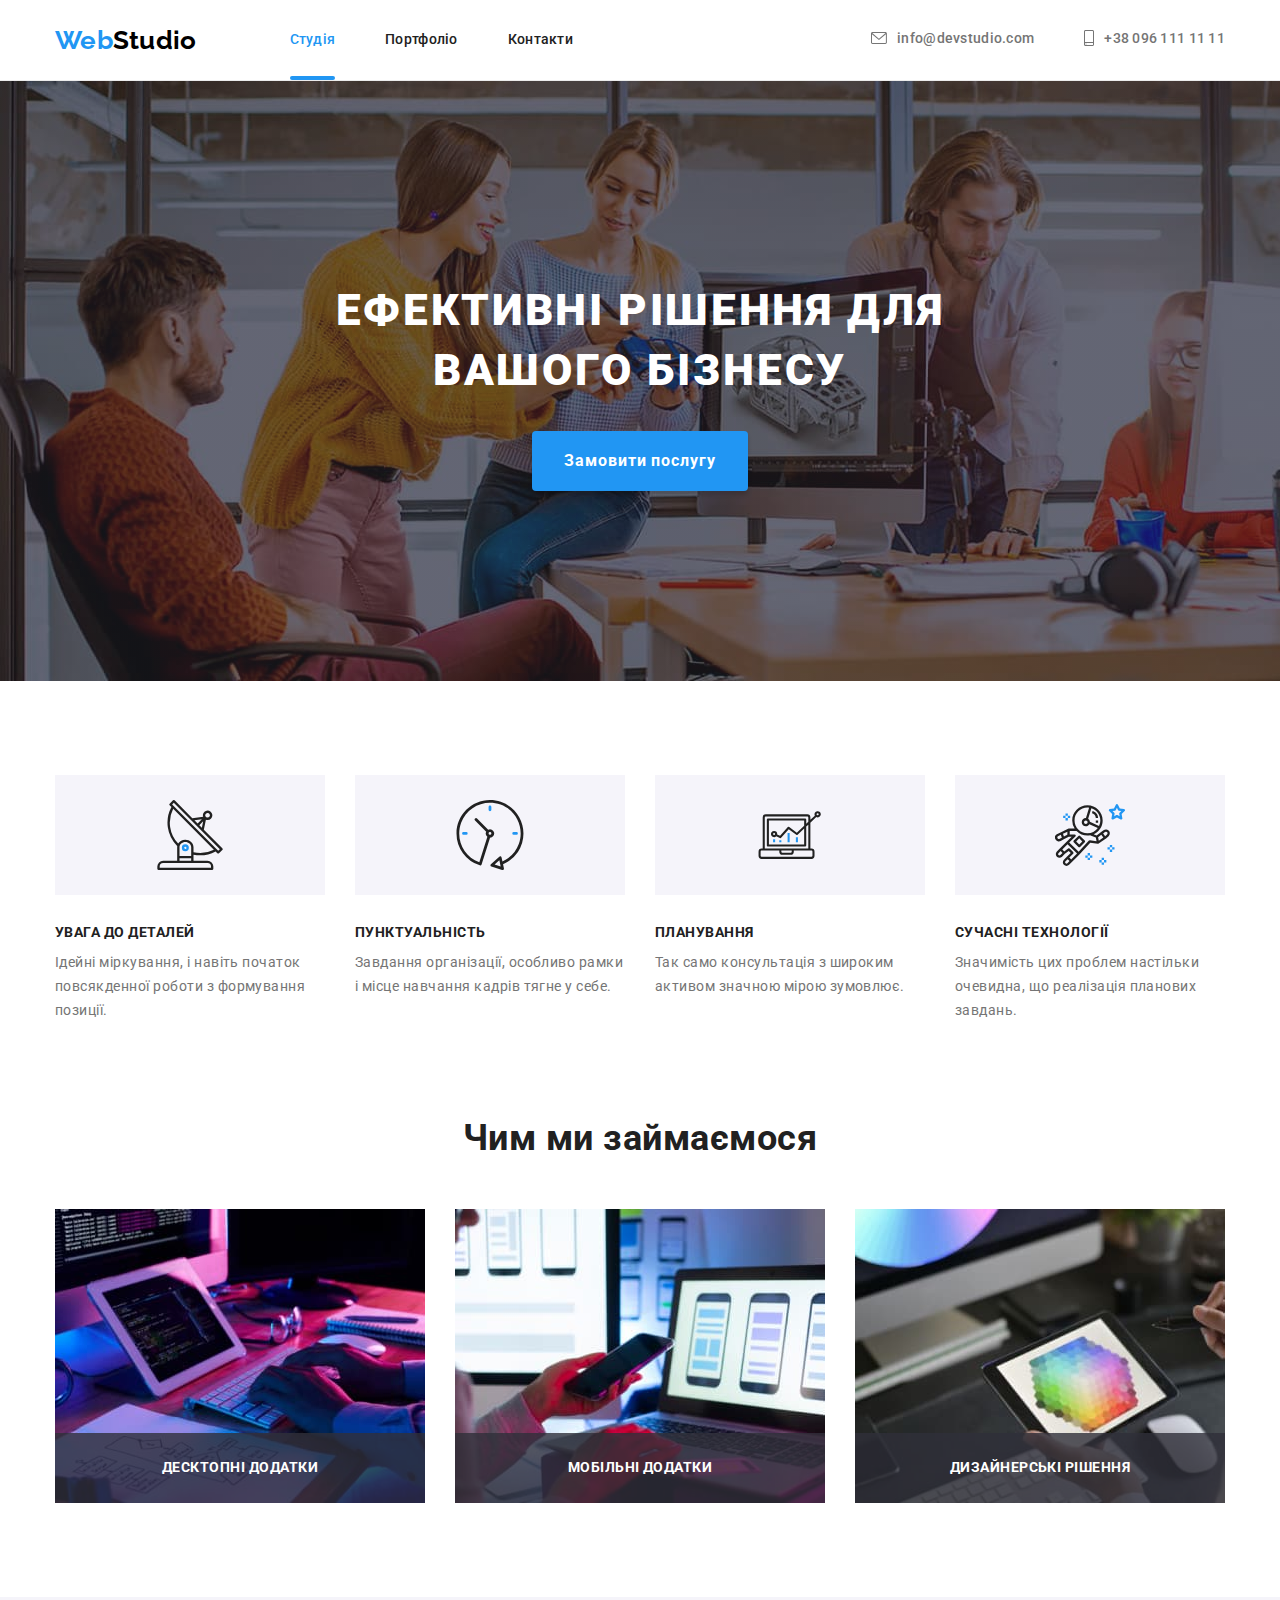
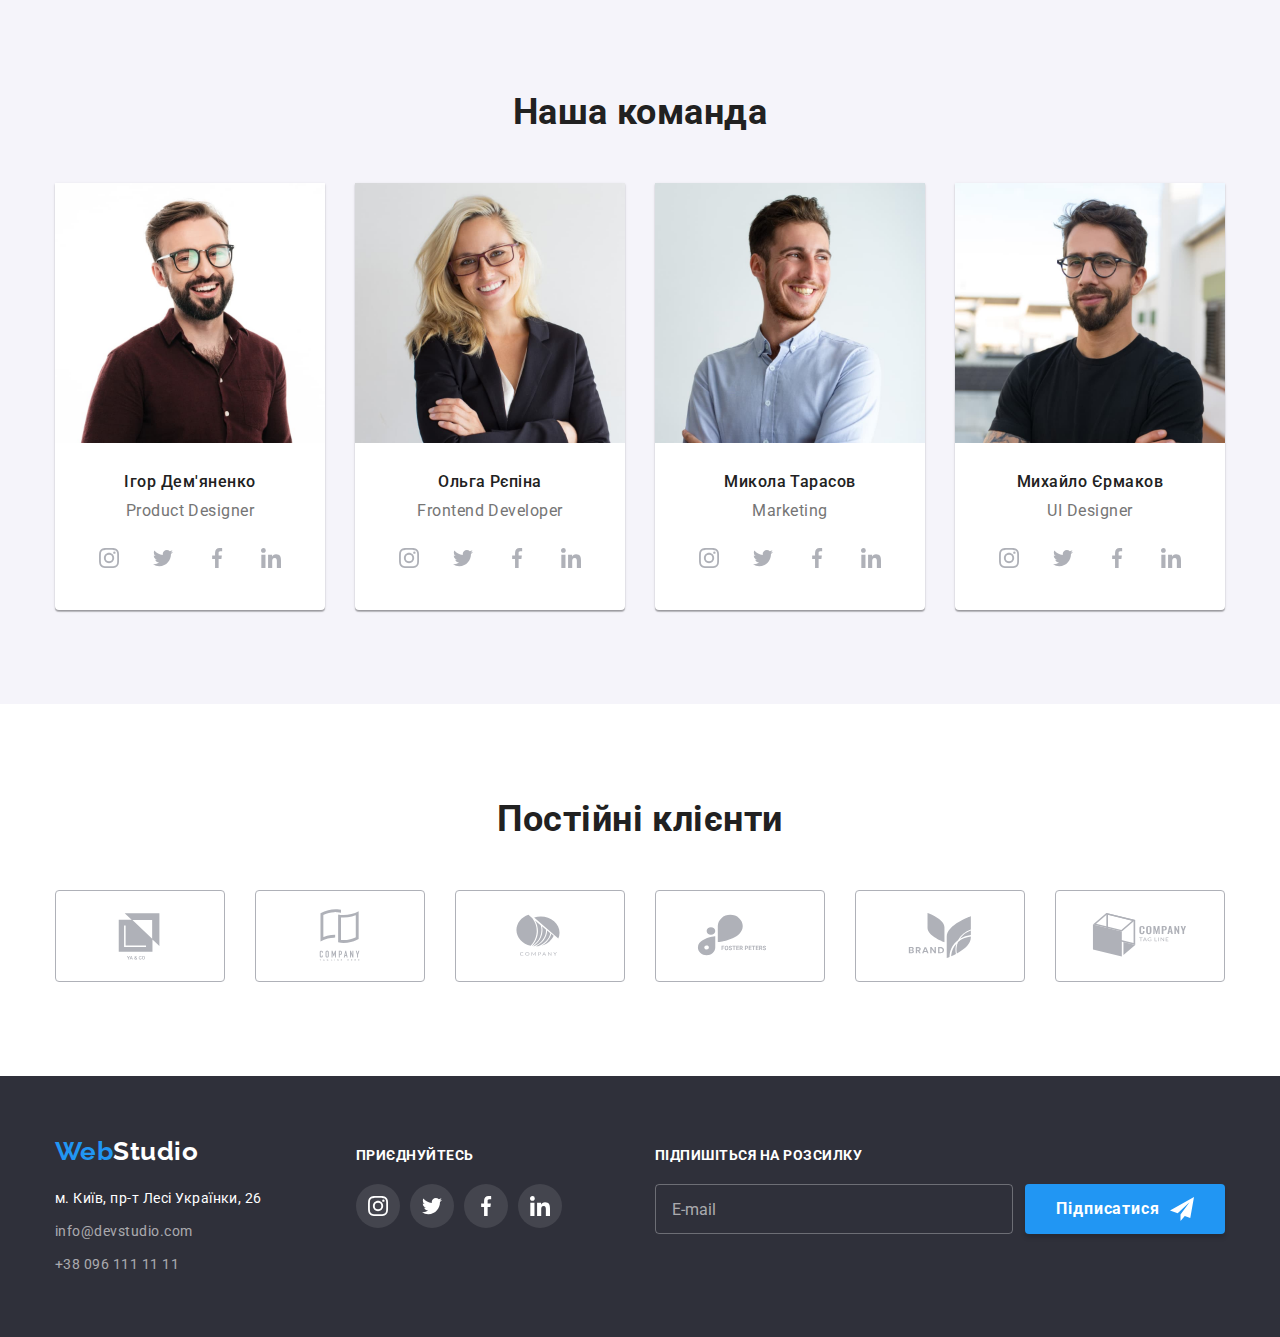
<file: index.html>
<!DOCTYPE html>
<html lang="uk">
  <head>
    <meta charset="UTF-8" />
    <meta http-equiv="X-UA-Compatible" content="IE=edge" />
    <meta name="viewport" content="width=device-width, initial-scale=1.0" />
    <title>Студія</title>
    <link rel="stylesheet" href="./css/main.min.css" />
  </head>

  <body>
    <!-- top line -->
    <header class="page-header">
      <div class="page-header__container container">
        <nav class="main-nav">
          <a href="" class="logo">
            <span lang="en">Web<span class="logo--black">Studio</span></span>
          </a>
          <ul class="main-nav__list list">
            <li class="main-nav__item">
              <a
                href="./index.html"
                class="main-nav__link main-nav__link--current"
                >Студія</a
              >
            </li>
            <li class="main-nav__item">
              <a href="./portfolio.html" class="main-nav__link">Портфоліо</a>
            </li>
            <li class="main-nav__item">
              <a href="" class="main-nav__link">Контакти</a>
            </li>
          </ul>
        </nav>
        <!-- contacts -->
        <ul class="contacts list">
          <li class="contacts__item">
            <a href="mailto:info@devstudio.com" class="contacts__link">
              <svg class="contacts__icon" width="16" height="12">
                <use href="./img/icons.svg#icon-envelope"></use>
              </svg>
              info@devstudio.com</a
            >
          </li>
          <li class="contacts__item">
            <a href="tel:+380961111111" class="contacts__link">
              <svg class="contacts__icon" width="10" height="16">
                <use href="./img/icons.svg#icon-smartphone"></use>
              </svg>
              +38 096 111 11 11</a
            >
          </li>
        </ul>
      </div>
    </header>

    <main>
      <!-- Hero -->
      <section>
        <div class="hero">
          <h1 class="hero__title">Ефективні рішення для вашого бізнесу</h1>
          <button data-modal-open type="button" class="button hero__button">
            Замовити послугу
          </button>

          <!-- Modal -->

          <div data-modal class="backdrop is-hidden">
            <div class="modal">
              <button data-modal-close class="modal__close-button">
                <svg width="11" height="11" class="modal__close-icon">
                  <use href="./img/icons.svg#icon-close"></use>
                </svg>
              </button>
              <p class="modal__title">Залиште свої дані, ми вам передзвонимо</p>
              <form class="modal__form">
                <div class="modal__field">
                  <label for="name" class="modal__label">Ім'я</label>
                  <div class="modal__container">
                    <input
                      type="text"
                      class="modal__input"
                      id="name"
                      name="name"
                    />
                    <svg width="18" height="18" class="modal__input-icon">
                      <use href="./img/icons.svg#icon-name"></use>
                    </svg>
                  </div>
                </div>
                <div class="modal__field">
                  <label for="tel" class="modal__label">Телефон</label>
                  <div class="modal__container">
                    <input
                      type="tel"
                      class="modal__input"
                      id="tel"
                      name="mobile"
                    />
                    <svg width="18" height="18" class="modal__input-icon">
                      <use href="./img/icons.svg#icon-phone"></use>
                    </svg>
                  </div>
                </div>
                <div class="modal__field">
                  <label for="email" class="modal__label">Пошта</label>
                  <div class="modal__container">
                    <input
                      type="email"
                      class="modal__input"
                      id="email"
                      name="email"
                    />
                    <svg width="18" height="18" class="modal__input-icon">
                      <use href="./img/icons.svg#icon-email"></use>
                    </svg>
                  </div>
                </div>
                <div class="modal__field">
                  <label for="comment" class="modal__label">Коментар</label>
                  <textarea
                    name="comment"
                    class="modal__input modal__comment"
                    id="comment"
                    rows="20"
                    placeholder="Введіть текст"
                  ></textarea>
                </div>
                <div class="modal__license">
                  <input
                    type="checkbox"
                    id="license"
                    class="modal__license-checkbox"
                  />
                  <label for="license" class="modal__license-label"
                    >Погоджуюся з розсилкою та приймаю&nbsp;<span
                      ><a class="modal__license-condition" href=""
                        >Умови договору</a
                      ></span
                    >
                    <svg width="16" height="15" class="modal__license-icon">
                      <use href="./img/icons.svg#icon-checkbox"></use>
                    </svg>
                    <svg width="16" height="15" class="modal__license-icon2">
                      <use href="./img/icons.svg#icon-checkbox2"></use>
                    </svg>
                  </label>
                </div>
                <input
                type="submit"
                value="Відправити"
                class="modal__submit-button button"
                />
              </form>          
            </div>
          </div>
        </div>
      </section>

      <!-- Features -->
      <section class="section">
        <div class="container">
          <h2 class="visually-hidden">Особливості</h2>
          <ul class="features__list list">
            <li class="features__item">
              <div class="features__icon-thumb">
                <svg width="70" height="70">
                  <use href="./img/icons.svg#icon-antenna"></use>
                </svg>
              </div>
              <h3 class="features__title title">УВАГА ДО ДЕТАЛЕЙ</h3>
              <p class="features__text">
                Ідейні міркування, і навіть початок повсякденної роботи з
                формування позиції.
              </p>
            </li>
            <li class="features__item">
              <div class="features__icon-thumb">
                <svg width="70" height="70">
                  <use href="./img/icons.svg#icon-clock"></use>
                </svg>
              </div>
              <h3 class="features__title title">ПУНКТУАЛЬНІСТЬ</h3>
              <p class="features__text">
                Завдання організації, особливо рамки і місце навчання кадрів
                тягне у себе.
              </p>
            </li>
            <li class="features__item">
              <div class="features__icon-thumb">
                <svg width="70" height="70">
                  <use href="./img/icons.svg#icon-diagram"></use>
                </svg>
              </div>
              <h3 class="features__title title">ПЛАНУВАННЯ</h3>
              <p class="features__text">
                Так само консультація з широким активом значною мірою зумовлює.
              </p>
            </li>
            <li class="features__item">
              <div class="features__icon-thumb">
                <svg width="70" height="70">
                  <use href="./img/icons.svg#icon-astronaut"></use>
                </svg>
              </div>
              <h3 class="features__title title">СУЧАСНІ ТЕХНОЛОГІЇ</h3>
              <p class="features__text">
                Значимість цих проблем настільки очевидна, що реалізація
                планових завдань.
              </p>
            </li>
          </ul>
        </div>
      </section>

      <!-- Offer -->

      <section class="section section__no-padding">
        <div class="container">
          <h2 class="offer__title title">Чим ми займаємося</h2>
          <ul class="offer__list list">
            <li class="offer__item">
              <img
                src="./img/box1.jpg"
                alt="людина працює за компьютером"
                width="370"
              />
              <p class="offer__text">Десктопні додатки</p>
            </li>
            <li class="offer__item">
              <img
                src="./img/box2.jpg"
                alt="людина працює з макетом"
                width="370"
              />
              <p class="offer__text">Мобільні додатки</p>
            </li>
            <li class="offer__item">
              <img
                src="./img/box3.jpg"
                alt="людина вибірає колір"
                width="370"
              />
              <p class="offer__text">Дизайнерські рішення</p>
            </li>
          </ul>
        </div>
      </section>

      <!-- our team -->
      <section class="section--background-color section">
        <div class="container">
          <h2 class="team__title title">Наша команда</h2>
          <ul class="team__list list">
            <li class="team__item">
              <img src="./img/igor.jpg" alt="Ігор Дем'яненко" width="270" />
              <div class="employee">
                <h3 class="employee__title title">Ігор Дем'яненко</h3>
                <p lang="en" class="employee__position">Product Designer</p>
                <ul class="social-networks list">
                  <li class="social-networks__item">
                    <a class="social-networks__link" href=""
                      ><svg
                        class="social-networks__icon icon"
                        width="20"
                        height="20"
                      >
                        <use href="./img/icons.svg#icon-instagram"></use>
                      </svg>
                    </a>
                  </li>
                  <li class="social-networks__item">
                    <a class="social-networks__link" href=""
                      ><svg
                        class="social-networks__icon icon"
                        width="20"
                        height="20"
                      >
                        <use href="./img/icons.svg#icon-twitter"></use>
                      </svg>
                    </a>
                  </li>
                  <li class="social-networks__item">
                    <a class="social-networks__link" href=""
                      ><svg
                        class="social-networks__icon icon"
                        width="20"
                        height="20"
                      >
                        <use href="./img/icons.svg#icon-facebook"></use>
                      </svg>
                    </a>
                  </li>
                  <li class="social-networks__item">
                    <a class="social-networks__link" href=""
                      ><svg
                        class="social-networks__icon icon"
                        width="20"
                        height="20"
                      >
                        <use href="./img/icons.svg#icon-linkedin"></use>
                      </svg>
                    </a>
                  </li>
                </ul>
              </div>
            </li>
            <li class="team__item">
              <img src="./img/olga.jpg" alt="Ольга Рєпіна" width="270" />
              <div class="employee">
                <h3 class="employee__title title">Ольга Рєпіна</h3>
                <p lang="en" class="employee__position">Frontend Developer</p>
                <ul class="social-networks list">
                  <li class="social-networks__item">
                    <a class="social-networks__link" href=""
                      ><svg
                        class="social-networks__icon icon"
                        width="20"
                        height="20"
                      >
                        <use href="./img/icons.svg#icon-instagram"></use>
                      </svg>
                    </a>
                  </li>
                  <li class="social-networks__item">
                    <a class="social-networks__link" href=""
                      ><svg
                        class="social-networks__icon icon"
                        width="20"
                        height="20"
                      >
                        <use href="./img/icons.svg#icon-twitter"></use>
                      </svg>
                    </a>
                  </li>
                  <li class="social-networks__item">
                    <a class="social-networks__link" href=""
                      ><svg
                        class="social-networks__icon icon"
                        width="20"
                        height="20"
                      >
                        <use href="./img/icons.svg#icon-facebook"></use>
                      </svg>
                    </a>
                  </li>
                  <li class="social-networks__item">
                    <a class="social-networks__link" href=""
                      ><svg
                        class="social-networks__icon icon"
                        width="20"
                        height="20"
                      >
                        <use href="./img/icons.svg#icon-linkedin"></use>
                      </svg>
                    </a>
                  </li>
                </ul>
              </div>
            </li>
            <li class="team__item">
              <img src="./img/mikola.jpg" alt="Микола Тарасов" width="270" />
              <div class="employee">
                <h3 class="employee__title title">Микола Тарасов</h3>
                <p lang="en" class="employee__position">Marketing</p>
                <ul class="social-networks list">
                  <li class="social-networks__item">
                    <a class="social-networks__link" href=""
                      ><svg
                        class="social-networks__icon icon"
                        width="20"
                        height="20"
                      >
                        <use href="./img/icons.svg#icon-instagram"></use>
                      </svg>
                    </a>
                  </li>
                  <li class="social-networks__item">
                    <a class="social-networks__link" href=""
                      ><svg
                        class="social-networks__icon icon"
                        width="20"
                        height="20"
                      >
                        <use href="./img/icons.svg#icon-twitter"></use>
                      </svg>
                    </a>
                  </li>
                  <li class="social-networks__item">
                    <a class="social-networks__link" href=""
                      ><svg
                        class="social-networks__icon icon"
                        width="20"
                        height="20"
                      >
                        <use href="./img/icons.svg#icon-facebook"></use>
                      </svg>
                    </a>
                  </li>
                  <li class="social-networks__item">
                    <a class="social-networks__link" href=""
                      ><svg
                        class="social-networks__icon icon"
                        width="20"
                        height="20"
                      >
                        <use href="./img/icons.svg#icon-linkedin"></use>
                      </svg>
                    </a>
                  </li>
                </ul>
              </div>
            </li>
            <li class="team__item">
              <img src="./img/mikhail.jpg" alt="Михайло Єрмаков" width="270" />
              <div class="employee">
                <h3 class="employee__title title">Михайло Єрмаков</h3>
                <p lang="en" class="employee__position">UI Designer</p>
                <ul class="social-networks list">
                  <li class="social-networks__item">
                    <a class="social-networks__link" href=""
                      ><svg
                        class="social-networks__icon icon"
                        width="20"
                        height="20"
                      >
                        <use href="./img/icons.svg#icon-instagram"></use>
                      </svg>
                    </a>
                  </li>
                  <li class="social-networks__item">
                    <a class="social-networks__link" href=""
                      ><svg
                        class="social-networks__icon icon"
                        width="20"
                        height="20"
                      >
                        <use href="./img/icons.svg#icon-twitter"></use>
                      </svg>
                    </a>
                  </li>
                  <li class="social-networks__item">
                    <a class="social-networks__link" href=""
                      ><svg
                        class="social-networks__icon icon"
                        width="20"
                        height="20"
                      >
                        <use href="./img/icons.svg#icon-facebook"></use>
                      </svg>
                    </a>
                  </li>
                  <li class="social-networks__item">
                    <a class="social-networks__link" href=""
                      ><svg
                        class="social-networks__icon icon"
                        width="20"
                        height="20"
                      >
                        <use href="./img/icons.svg#icon-linkedin"></use>
                      </svg>
                    </a>
                  </li>
                </ul>
              </div>
            </li>
          </ul>
        </div>
      </section>

      <!-- Our Clients -->
      <section class="section">
        <div class="container">
          <h2 class="clients__title title">Постійні клієнти</h2>
          <ul class="clients__list list">
            <li class="clients__item">
              <a href="" class="clients__link">
                <svg class="clients__icon icon" width="106" height="60">
                  <use href="./img/icons.svg#icon-client1"></use>
                </svg>
              </a>
            </li>
            <li class="clients__item">
              <a href="" class="clients__link">
                <svg class="clients__icon icon" width="106" height="60">
                  <use href="./img/icons.svg#icon-client2"></use>
                </svg>
              </a>
            </li>
            <li class="clients__item">
              <a href="" class="clients__link">
                <svg class="clients__icon icon" width="106" height="60">
                  <use href="./img/icons.svg#icon-client3"></use>
                </svg>
              </a>
            </li>
            <li class="clients__item">
              <a href="" class="clients__link">
                <svg class="clients__icon icon" width="106" height="60">
                  <use href="./img/icons.svg#icon-client4"></use>
                </svg>
              </a>
            </li>
            <li class="clients__item">
              <a href="" class="clients__link">
                <svg class="clients__icon icon" width="106" height="60">
                  <use href="./img/icons.svg#icon-client5"></use>
                </svg>
              </a>
            </li>
            <li class="clients__item">
              <a href="" class="clients__link">
                <svg class="clients__icon icon" width="106" height="60">
                  <use href="./img/icons.svg#icon-client6"></use>
                </svg>
              </a>
            </li>
          </ul>
        </div>
      </section>
    </main>
    <footer class="footer__section">
      <div class="footer container">
        <div>
          <a href="" class="footer__logo logo">
            <span lang="en">Web<span class="logo--white">Studio</span></span>
          </a>
          <address>
            <ul class="address__list list">
              <li class="address__item">
                <a
                  href="https://goo.gl/maps/CPtrU1FHBa2aNyZL9"
                  target="_blank"
                  rel="noopener noreferrer"
                  class="address__map"
                  >м. Київ, пр-т Лесі Українки, 26</a
                >
              </li>
              <li class="address__item">
                <a href="mailto:info@devstudio.com" class="footer__contact"
                  >info@devstudio.com</a
                >
              </li>
              <li class="address__item">
                <a href="tel:+380961111111" class="footer__contact">
                  +38 096 111 11 11</a
                >
              </li>
            </ul>
          </address>
        </div>
        <!-- join us social networks -->
        <div class="join">
          <p class="join__title">приєднуйтесь</p>
          <ul class="social-networks list">
            <li class="social-networks__item">
              <a
                class="social-networks__link footer__social-networks__link"
                href=""
                ><svg
                  class="social-networks__icon footer__social-networks__icon icon"
                  width="20"
                  height="20"
                >
                  <use href="./img/icons.svg#icon-instagram"></use>
                </svg>
              </a>
            </li>
            <li class="social-networks__item">
              <a
                class="social-networks__link footer__social-networks__link"
                href=""
                ><svg
                  class="social-networks__icon footer__social-networks__icon icon"
                  width="20"
                  height="20"
                >
                  <use href="./img/icons.svg#icon-twitter"></use>
                </svg>
              </a>
            </li>
            <li class="social-networks__item">
              <a
                class="social-networks__link footer__social-networks__link"
                href=""
                ><svg
                  class="social-networks__icon footer__social-networks__icon icon"
                  width="20"
                  height="20"
                >
                  <use href="./img/icons.svg#icon-facebook"></use>
                </svg>
              </a>
            </li>
            <li class="social-networks__item">
              <a
                class="social-networks__link footer__social-networks__link"
                href=""
                ><svg
                  class="social-networks__icon footer__social-networks__icon icon"
                  width="20"
                  height="20"
                >
                  <use href="./img/icons.svg#icon-linkedin"></use>
                </svg>
              </a>
            </li>
          </ul>
        </div>
        <!-- Subscribe -->
        <div class="subscribe">
          <form class="js-speaker-form">
            <label class="subscribe__label" for="subscribe"
              >Підпишіться на розсилку</label
            >
            <div class="subscribe__container">
              <input
                id="subscribe"
                type="email"
                name="subscibe_email"
                class="subscribe__input"
                placeholder="E-mail"
              />
              <button type="submit" class="subscribe-button button">
                Підписатися
                <svg class="subscribe__icon" width="24" height="24">
                  <use href="./img/icons.svg#icon-send"></use>
                </svg>
              </button>
            </div>
          </form>
        </div>
      </div>
    </footer>
    <script src="./js/modal.js"></script>
    <script>
      (() => {
        document
          .querySelector(".js-speaker-form")
          .addEventListener("submit", (e) => {
            e.preventDefault();

            new FormData(e.currentTarget).forEach((value, name) =>
              console.log(`${name}: ${value}`)
            );

            e.currentTarget.reset();
          });
      })();
    </script>
  </body>
</html>
</file>
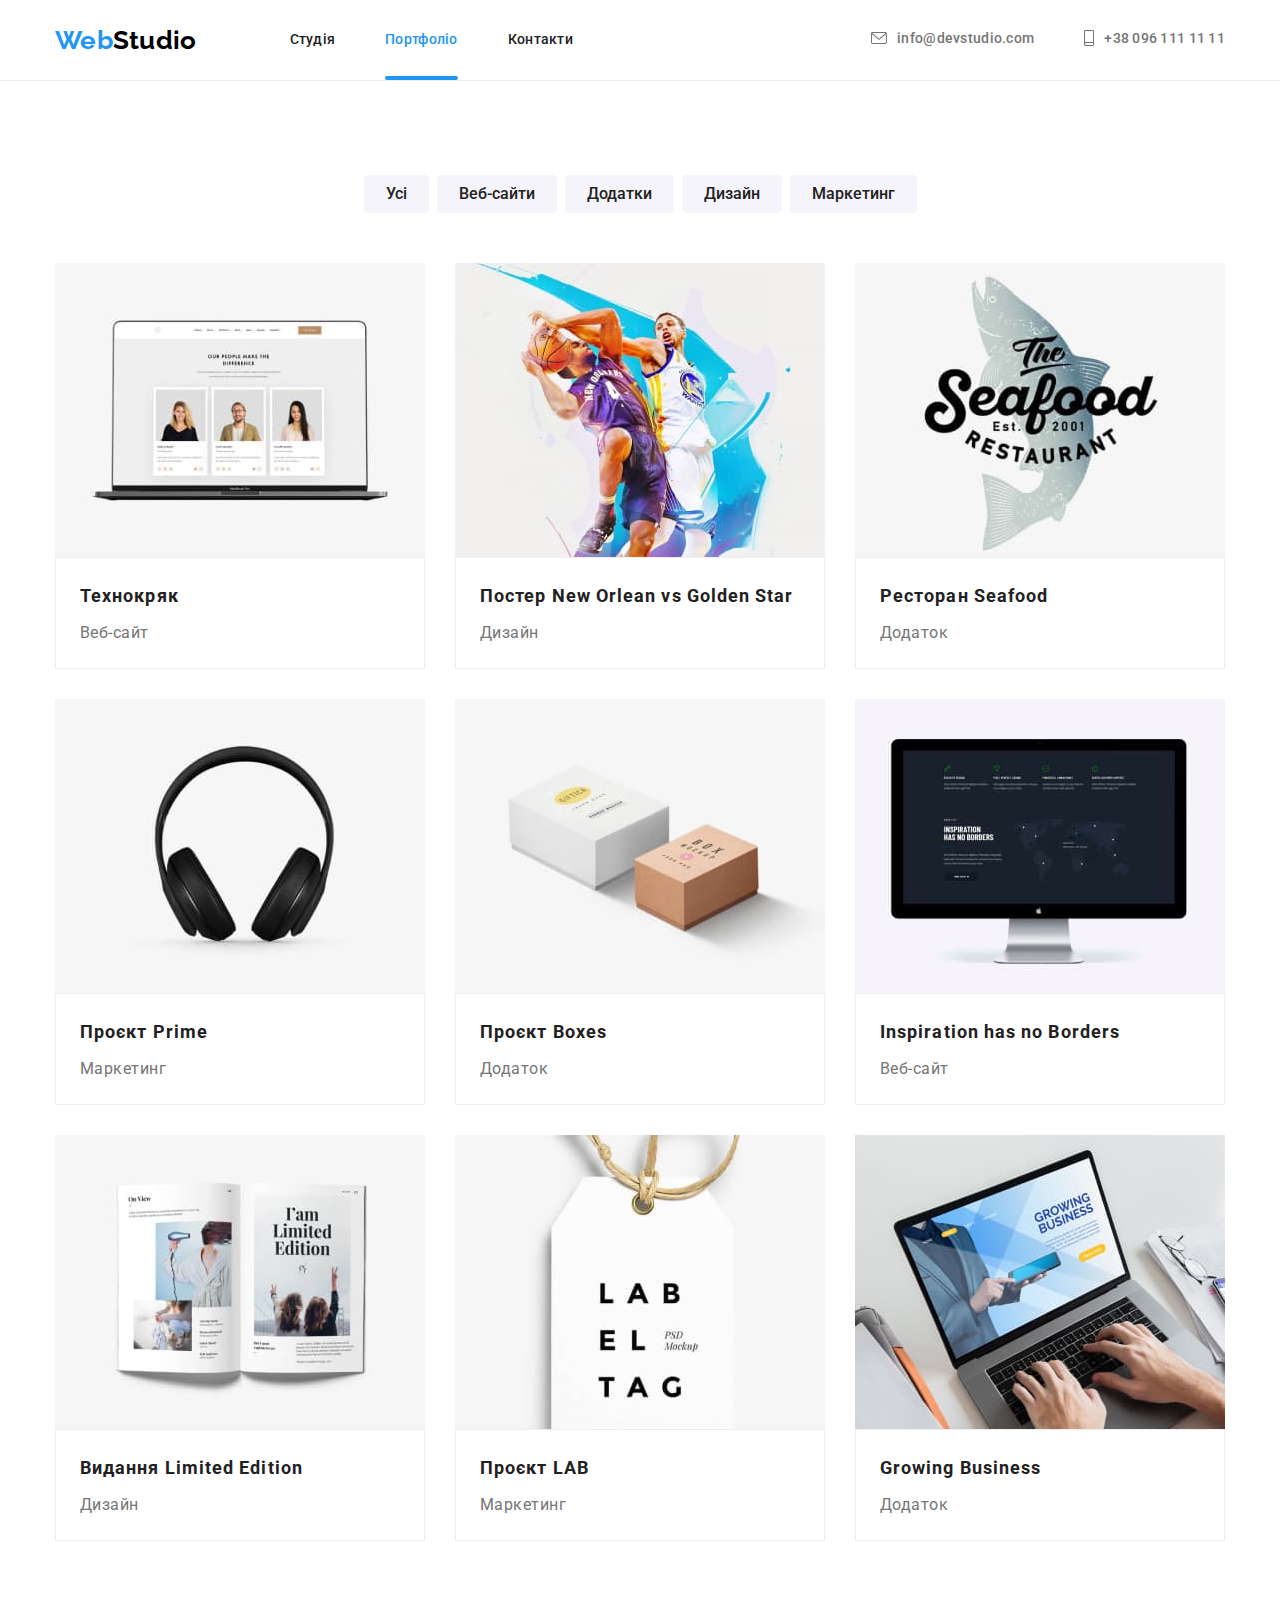
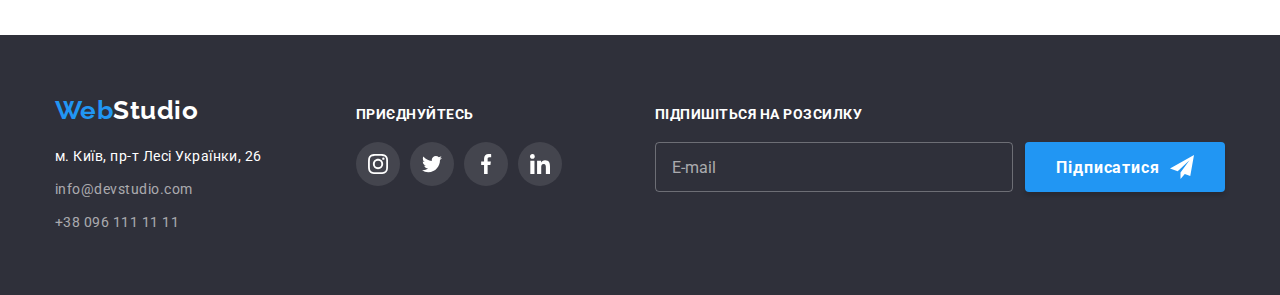
<file: portfolio.html>
<!DOCTYPE html>
<html lang="uk">
  <head>
    <meta charset="UTF-8" />
    <meta http-equiv="X-UA-Compatible" content="IE=edge" />
    <meta name="viewport" content="width=device-width, initial-scale=1.0" />
    <title>Студія</title>
    <link rel="stylesheet" href="./css/main.min.css">
  </head>

  <body>
    <!-- top line -->
    <header class="page-header">
      <div class="page-header__container container">
        <nav class="main-nav">
          <a href="" class="logo">
            <span lang="en">Web<span class="logo--black">Studio</span></span>
          </a>
          <ul class="main-nav__list list">
            <li class="main-nav__item">
              <a href="./index.html" class="main-nav__link">Студія</a>
            </li>
            <li class="main-nav__item">
              <a
                href="./portfolio.html"
                class="main-nav__link main-nav__link--current"
                >Портфоліо</a
              >
            </li>
            <li class="main-nav__item">
              <a href="" class="main-nav__link">Контакти</a>
            </li>
          </ul>
        </nav>
        <!-- contacts -->
        <ul class="contacts list">
          <li class="contacts__item">
            <a href="mailto:info@devstudio.com" class="contacts__link">
              <svg class="contacts__icon" width="16" height="12">
                <use href="./img/icons.svg#icon-envelope"></use>
              </svg>
              info@devstudio.com</a
            >
          </li>
          <li class="contacts__item">
            <a href="tel:+380961111111" class="contacts__link">
              <svg class="contacts__icon" width="10" height="16">
                <use href="./img/icons.svg#icon-smartphone"></use>
              </svg>
              +38 096 111 11 11</a
            >
          </li>
        </ul>
      </div>
    </header>

    <main>
      <section class="section">
        <div class="container">
          <h1 class="visually-hidden">Портфоліо</h1>
          <!-- Filter -->
          <ul class="filter list">
            <li class="filter__item">
              <button type="button" class="filter__button">Усі</button>
            </li>
            <li class="filter__item">
              <button type="button" class="filter__button">Веб-сайти</button>
            </li>
            <li class="filter__item">
              <button type="button" class="filter__button">Додатки</button>
            </li>
            <li class="filter__item">
              <button type="button" class="filter__button">Дизайн</button>
            </li>
            <li class="filter__item">
              <button type="button" class="filter__button">Маркетинг</button>
            </li>
          </ul>

          <!-- Products -->
          <ul class="product__list list">
            <li class="product__item">
              <a class="product__link" href="">
                <div class="product__thumb">
                  <img src="./img/product1.jpg" width="370" alt="ноутбук" />
                  <p class="product__text">
                    Ресурс пропонує комплексні пропозиції з різним рівнем
                    функціоналу та сервісів. Все це дозволить відвідувачу
                    отримати вичерпні відомості про компанію чи приватну особу.
                  </p>
                </div>
                <div class="product__description">
                  <h2 class="product__title title">Технокряк</h2>
                  <p class="product__job-type">Веб-сайт</p>
                </div>
              </a>
            </li>
            <li class="product__item">
              <a class="product__link" href="">
                <div class="product__thumb">
                  <img
                    src="./img/product2.jpg"
                    width="370"
                    alt="баскетболісти"
                  />
                  <p class="product__text">
                    Ресурс пропонує комплексні пропозиції з різним рівнем
                    функціоналу та сервісів. Все це дозволить відвідувачу
                    отримати вичерпні відомості про компанію чи приватну особу.
                  </p>
                </div>
                <div class="product__description">
                  <h2 class="product__title title">
                    Постер <span lang="en">New Orlean vs Golden Star</span>
                  </h2>
                  <p class="product__job-type">Дизайн</p>
                </div>
              </a>
            </li>
            <li class="product__item">
              <a class="product__link" href="">
                <div class="product__thumb">
                  <img
                    src="./img/product3.jpg"
                    width="370"
                    alt="Лого ресторану морської кухні"
                  />
                  <p class="product__text">
                    Ресурс пропонує комплексні пропозиції з різним рівнем
                    функціоналу та сервісів. Все це дозволить відвідувачу
                    отримати вичерпні відомості про компанію чи приватну особу.
                  </p>
                </div>
                <div class="product__description">
                  <h2 class="product__title title">
                    Ресторан <span lang="en">Seafood</span>
                  </h2>
                  <p class="product__job-type">Додаток</p>
                </div>
              </a>
            </li>
            <li class="product__item">
              <a class="product__link" href="">
                <div class="product__thumb">
                  <img src="./img/product4.jpg" width="370" alt="навушники" />
                  <p class="product__text">
                    Ресурс пропонує комплексні пропозиції з різним рівнем
                    функціоналу та сервісів. Все це дозволить відвідувачу
                    отримати вичерпні відомості про компанію чи приватну особу.
                  </p>
                </div>
                <div class="product__description">
                  <h2 class="product__title title">
                    Проєкт <span lang="en">Prime</span>
                  </h2>
                  <p class="product__job-type">Маркетинг</p>
                </div>
              </a>
            </li>
            <li class="product__item">
              <a class="product__link" href="">
                <div class="product__thumb">
                  <img src="./img/product5.jpg" width="370" alt="дві коробки" />
                  <p class="product__text">
                    Ресурс пропонує комплексні пропозиції з різним рівнем
                    функціоналу та сервісів. Все це дозволить відвідувачу
                    отримати вичерпні відомості про компанію чи приватну особу.
                  </p>
                </div>
                <div class="product__description">
                  <h2 class="product__title title">
                    Проєкт <span lang="en">Boxes</span>
                  </h2>
                  <p class="product__job-type">Додаток</p>
                </div>
              </a>
            </li>
            <li class="product__item">
              <a class="product__link" href="">
                <div class="product__thumb">
                  <img
                    src="./img/product6.jpg"
                    width="370"
                    alt="десктопний комп'ютер"
                  />
                  <p class="product__text">
                    Ресурс пропонує комплексні пропозиції з різним рівнем
                    функціоналу та сервісів. Все це дозволить відвідувачу
                    отримати вичерпні відомості про компанію чи приватну особу.
                  </p>
                </div>
                <div class="product__description">
                  <h2 class="product__title title" lang="en">
                    Inspiration has no Borders
                  </h2>
                  <p class="product__job-type">Веб-сайт</p>
                </div>
              </a>
            </li>
            <li class="product__item">
              <a class="product__link" href="">
                <div class="product__thumb">
                  <img
                    src="./img/product7.jpg"
                    width="370"
                    alt="розгорнута книга"
                  />
                  <p class="product__text">
                    Ресурс пропонує комплексні пропозиції з різним рівнем
                    функціоналу та сервісів. Все це дозволить відвідувачу
                    отримати вичерпні відомості про компанію чи приватну особу.
                  </p>
                </div>
                <div class="product__description">
                  <h2 class="product__title title">
                    Видання <span lang="en">Limited Edition</span>
                  </h2>
                  <p class="product__job-type">Дизайн</p>
                </div>
              </a>
            </li>
            <li class="product__item">
              <a class="product__link" href="">
                <div class="product__thumb">
                  <img src="./img/product8.jpg" width="370" alt="Етикетка" />
                  <p class="product__text">
                    Ресурс пропонує комплексні пропозиції з різним рівнем
                    функціоналу та сервісів. Все це дозволить відвідувачу
                    отримати вичерпні відомості про компанію чи приватну особу.
                  </p>
                </div>
                <div class="product__description">
                  <h2 class="product__title title">
                    Проєкт <span lang="en">LAB</span>
                  </h2>
                  <p class="product__job-type">Маркетинг</p>
                </div>
              </a>
            </li>
            <li class="product__item">
              <a class="product__link" href="">
                <div class="product__thumb">
                  <img
                    src="./img/product9.jpg"
                    width="370"
                    alt="людина працює за ноутбуком"
                  />
                  <p class="product__text">
                    Ресурс пропонує комплексні пропозиції з різним рівнем
                    функціоналу та сервісів. Все це дозволить відвідувачу
                    отримати вичерпні відомості про компанію чи приватну особу.
                  </p>
                </div>
                <div class="product__description">
                  <h2 class="product__title title" lang="en">
                    Growing Business
                  </h2>
                  <p class="product__job-type">Додаток</p>
                </div>
              </a>
            </li>
          </ul>
        </div>
      </section>
    </main>

    <footer class="footer__section">
      <div class="footer container">
        <div>
          <a href="" class="footer__logo logo">
            <span lang="en">Web<span class="logo--white">Studio</span></span>
          </a>
          <address>
            <ul class="address__list list">
              <li class="address__item">
                <a
                  href="https://goo.gl/maps/CPtrU1FHBa2aNyZL9"
                  target="_blank"
                  rel="noopener noreferrer"
                  class="address__map"
                  >м. Київ, пр-т Лесі Українки, 26</a
                >
              </li>
              <li class="address__item">
                <a href="mailto:info@devstudio.com" class="footer__contact"
                  >info@devstudio.com</a
                >
              </li>
              <li class="address__item">
                <a href="tel:+380961111111" class="footer__contact">
                  +38 096 111 11 11</a
                >
              </li>
            </ul>
          </address>
        </div>
        <!-- join us social networks -->
        <div class="join">
          <p class="join__title">приєднуйтесь</p>
          <ul class="social-networks list">
            <li class="social-networks__item">
              <a
                class="social-networks__link footer__social-networks__link"
                href=""
                ><svg
                  class="social-networks__icon footer__social-networks__icon icon"
                  width="20"
                  height="20"
                >
                  <use href="./img/icons.svg#icon-instagram"></use>
                </svg>
              </a>
            </li>
            <li class="social-networks__item">
              <a
                class="social-networks__link footer__social-networks__link"
                href=""
                ><svg
                  class="social-networks__icon footer__social-networks__icon icon"
                  width="20"
                  height="20"
                >
                  <use href="./img/icons.svg#icon-twitter"></use>
                </svg>
              </a>
            </li>
            <li class="social-networks__item">
              <a
                class="social-networks__link footer__social-networks__link"
                href=""
                ><svg
                  class="social-networks__icon footer__social-networks__icon icon"
                  width="20"
                  height="20"
                >
                  <use href="./img/icons.svg#icon-facebook"></use>
                </svg>
              </a>
            </li>
            <li class="social-networks__item">
              <a
                class="social-networks__link footer__social-networks__link"
                href=""
                ><svg
                  class="social-networks__icon footer__social-networks__icon icon"
                  width="20"
                  height="20"
                >
                  <use href="./img/icons.svg#icon-linkedin"></use>
                </svg>
              </a>
            </li>
          </ul>
        </div>
        <!-- Subscribe -->
        <div class="subscribe">
          <form>
            <label class="subscribe__label" for="subscribe"
              >Підпишіться на розсилку</label
            >
            <div class="subscribe__container">
              <input
                id="subscribe"
                type="email"
                name="email"
                class="subscribe__input"
                placeholder="E-mail"
              />
              <button type="submit" class="subscribe-button button">
                Підписатися
                <svg class="subscribe__icon" width="24" height="24">
                  <use href="./img/icons.svg#icon-send"></use>
                </svg>
              </button>
            </div>
          </form>
        </div>
      </div>
    </footer>
  </body>
</html>
</file>
<file: css/main.min.css>
@import"https://fonts.googleapis.com/css2?family=Raleway:wght@700&family=Roboto:wght@400;500;700;900&display=swap";/*! modern-normalize v1.1.0 | MIT License | https://github.com/sindresorhus/modern-normalize */*,::before,::after{box-sizing:border-box}html{line-height:1.15;-webkit-text-size-adjust:100%;-moz-tab-size:4;-o-tab-size:4;tab-size:4}body{margin:0;font-family:system-ui,-apple-system,"Segoe UI",Roboto,Helvetica,Arial,sans-serif,"Apple Color Emoji","Segoe UI Emoji"}hr{height:0;color:inherit}abbr[title]{-webkit-text-decoration:underline dotted;text-decoration:underline dotted}b,strong{font-weight:bolder}code,kbd,samp,pre{font-family:ui-monospace,SFMono-Regular,Consolas,"Liberation Mono",Menlo,monospace;font-size:1em}small{font-size:80%}sub,sup{font-size:75%;line-height:0;position:relative;vertical-align:baseline}sub{bottom:-0.25em}sup{top:-0.5em}table{text-indent:0;border-color:inherit}button,input,optgroup,select,textarea{font-family:inherit;font-size:100%;line-height:1.15;margin:0}button,select{text-transform:none}button,[type=button],[type=reset],[type=submit]{-webkit-appearance:button}::-moz-focus-inner{border-style:none;padding:0}:-moz-focusring{outline:1px dotted ButtonText}:-moz-ui-invalid{box-shadow:none}legend{padding:0}progress{vertical-align:baseline}::-webkit-inner-spin-button,::-webkit-outer-spin-button{height:auto}[type=search]{-webkit-appearance:textfield;outline-offset:-2px}::-webkit-search-decoration{-webkit-appearance:none}::-webkit-file-upload-button{-webkit-appearance:button;font:inherit}summary{display:list-item}h1,h2,h3,p{margin-top:0;margin-bottom:0}img{display:block;width:100%;height:auto}body{background-color:#fff;color:#757575;letter-spacing:.03em;font-family:Roboto,sans-serif}.section{padding-top:94px;padding-bottom:94px}.list{list-style:none;margin:0;padding:0}.button{cursor:pointer;border:none;background-color:#2196f3;box-shadow:0px 4px 4px rgba(0,0,0,.15);border-radius:4px;font-weight:700;font-size:16px;line-height:1.87;letter-spacing:.06em;color:#fff}.title{color:#212121}.container{width:1200px;margin-left:auto;margin-right:auto;padding-left:15px;padding-right:15px}.offer__title,.team__title,.clients__title{font-weight:700;font-size:36px;line-height:1.17;text-align:center;margin-bottom:50px}.icon{fill:#afb1b8}.visually-hidden{position:absolute;white-space:nowrap;width:1px;height:1px;overflow:hidden;border:0;padding:0;clip:rect(0 0 0 0);-webkit-clip-path:inset(50%);clip-path:inset(50%);margin:-1px}.section--background-color{background-color:#f5f4fa}.section__no-padding{padding-top:0}.page-header{border-bottom:1px solid #ececec}.page-header__container{display:flex;align-items:center}.logo{color:#2196f3;font-family:"Raleway";font-weight:700;font-size:26px;line-height:1.19;text-decoration:none}.logo--black{color:#000}.logo--white{color:#fff}.main-nav{font-weight:500;font-size:14px;line-height:1.14;letter-spacing:.02em;display:flex;align-items:center}.main-nav__list{display:flex;margin-left:93px}.main-nav__item{margin-left:50px}.main-nav__item:first-child{margin-left:0}.main-nav__link{display:block;padding-top:32px;padding-bottom:32px;position:relative;color:#212121;text-decoration:none;transition:color 250ms cubic-bezier(0.4, 0, 0.2, 1)}.main-nav__link--current{color:#2196f3}.main-nav__link--current::after{content:"";display:flex;width:100%;height:4px;border-radius:2px;background-color:#2196f3;position:absolute;bottom:0}.contacts{display:flex;margin-left:auto}.contacts__item{margin-left:50px}.contacts__item:first-child{margin-left:0}.contacts__link{color:#757575;text-decoration:none;align-items:center;font-weight:500;font-size:14px;line-height:16px;letter-spacing:.02em;display:inline-flex;transition:color 250ms cubic-bezier(0.4, 0, 0.2, 1)}.contacts__icon{fill:currentColor;margin-right:10px}.main-nav__link:hover,.main-nav__link:focus{color:#2196f3;fill:#2196f3}.contacts__link:hover,.contacts__link:focus{color:#2196f3;fill:#2196f3}.hero{background-image:linear-gradient(to right, rgba(47, 48, 58, 0.4), rgba(47, 48, 58, 0.4)),url(../img/hero.jpg);background-color:#c4c4c4;text-align:center;padding-top:200px;padding-bottom:200px;height:600px;max-width:1600px;margin-left:auto;margin-right:auto}.hero__title{color:#fff;font-weight:900;font-size:44px;line-height:1.36;letter-spacing:.06em;text-transform:uppercase;margin-left:auto;margin-right:auto;margin-bottom:30px;width:696px}.hero__button{width:216px;height:60px}.backdrop{position:fixed;top:0;left:0;z-index:5;width:100%;height:100%;background-color:rgba(0,0,0,.2);transition:opacity 250ms cubic-bezier(0.4, 0, 0.2, 1)}.modal{position:absolute;top:50%;left:50%;transform:translate(-50%, -50%);width:528px;height:581px;padding:40px;background-color:#fff;box-shadow:0px 1px 3px rgba(0,0,0,.12),0px 1px 1px rgba(0,0,0,.14),0px 2px 1px rgba(0,0,0,.2);border-radius:4px}.backdrop.is-hidden{opacity:0;pointer-events:none}.modal__title{font-weight:700;font-size:20px;line-height:1.15;color:#000;margin-bottom:12px}.modal__close-button{position:absolute;top:8px;right:8px;display:flex;justify-content:center;align-items:center;cursor:pointer;width:30px;height:30px;padding:0;background:#fff;border:1px solid rgba(0,0,0,.1);border-radius:50%}.modal__close-icon{transition:fill 250ms cubic-bezier(0.4, 0, 0.2, 1)}.modal__close-button:hover .modal__close-icon,.modal__close-button:focus .modal__close-icon{fill:#2196f3}.modal__form{width:448px;margin-bottom:30px}.modal__field{display:flex;flex-direction:column;margin-top:10px}.modal__field:first-child{margin-top:0}.modal__input:focus{border-color:#2196f3}.modal__input:focus+.modal__input-icon{fill:#2196f3}.modal__label{text-align:start;margin-bottom:4px;font-size:12px;line-height:1.16;letter-spacing:.01em}.modal__input{width:100%;height:40px;padding-left:42px;border:1px solid rgba(33,33,33,.2);border-radius:4px;outline:rgba(0,0,0,0);transition:border-color 250ms cubic-bezier(0.4, 0, 0.2, 1)}.modal__container{position:relative}.modal__input-icon{position:absolute;left:12px;top:50%;transform:translateY(-50%);transition:fill 250ms cubic-bezier(0.4, 0, 0.2, 1)}.modal__comment{padding:12px 16px;height:120px;resize:none;font-size:12px;line-height:1.16;letter-spacing:.01em}.modal__comment::-moz-placeholder{color:rgba(117,117,117,.5)}.modal__comment:-ms-input-placeholder{color:rgba(117,117,117,.5)}.modal__comment::placeholder{color:rgba(117,117,117,.5)}.modal__license{position:relative;margin-top:20px;margin-bottom:30px;padding-right:11px;padding-left:36px}.modal__license-checkbox{position:absolute;white-space:nowrap;width:1px;height:1px;overflow:hidden;border:0;padding:0;clip:rect(0 0 0 0);-webkit-clip-path:inset(50%);clip-path:inset(50%);margin:-1px}.modal__license-icon{position:absolute;left:12px;cursor:pointer}.modal__license-icon2{position:absolute;left:12px;cursor:pointer;opacity:0;transition:opacity 250ms cubic-bezier(0.4, 0, 0.2, 1)}.modal__license-checkbox:checked+.modal__license-label .modal__license-icon2{opacity:1}.modal__license-label{display:flex;align-items:center;font-size:14px;line-height:1.71}.modal__license-condition{color:#2196f3}.modal__submit-button{width:200px;height:50px}.features__list{display:flex}.features__title{font-weight:700;font-size:14px;line-height:1.14;text-transform:uppercase;margin-top:30px;margin-bottom:10px}.features__icon-thumb{display:flex;justify-content:center;align-items:center;background-color:#f5f4fa;width:270px;height:120px}.features__item{margin-left:30px}.features__item:first-child{margin-left:0}.features__text{font-size:14px;line-height:1.71}.offer__list{display:flex}.offer__item{margin-left:30px}.offer__item:first-child{margin-left:0}.offer__item{position:relative}.offer__text{position:absolute;bottom:0;display:flex;justify-content:center;align-items:center;height:70px;width:100%;font-weight:700;font-size:14px;line-height:1.14;text-transform:uppercase;background-color:rgba(47,48,58,.8);color:#fff}.team__list{display:flex;text-align:center}.team__item{background-color:#fff;box-shadow:0px 1px 3px rgba(0,0,0,.12),0px 1px 1px rgba(0,0,0,.14),0px 2px 1px rgba(0,0,0,.2);border-radius:0px 0px 4px 4px}.team__item{margin-left:30px}.team__item:first-child{margin-left:0}.employee{padding-bottom:30px;padding-top:30px}.employee__title{margin-bottom:10px;font-weight:500;font-size:16px;line-height:1.17}.employee__position{margin-bottom:16px;font-size:16px;line-height:1.17}.social-networks{display:flex;justify-content:center}.social-networks__link{display:flex;width:44px;height:44px;border-radius:50%;justify-content:center;align-items:center}.social-networks__link,.social-networks__icon{transition:background-color 250ms cubic-bezier(0.4, 0, 0.2, 1),fill 250ms cubic-bezier(0.4, 0, 0.2, 1)}.social-networks__item{margin-left:10px}.social-networks__item:first-child{margin-left:0}.clients__list{display:flex;justify-content:center}.clients__link{width:170px;height:92px;border:1px solid #afb1b8;border-radius:4px;display:flex;justify-content:center;align-items:center}.clients__icon,.clients__link{transition:border-color 250ms cubic-bezier(0.4, 0, 0.2, 1),fill 250ms cubic-bezier(0.4, 0, 0.2, 1)}.clients__item{margin-left:30px}.clients__item:first-child{margin-left:0}.clients__link:hover .clients__icon,.clients__link:focus .clients__icon{fill:#2196f3}.clients__link:hover,.clients__link:focus{border-color:#2196f3}.filter__button{font-weight:500;font-size:16px;line-height:1.62;text-align:center;text-decoration:none;border:none;border-radius:4px;cursor:pointer;padding:6px 22px;color:#212121;background-color:#f5f4fa;transition:box-shadow 250ms cubic-bezier(0.4, 0, 0.2, 1),color 250ms cubic-bezier(0.4, 0, 0.2, 1),background-color 250ms cubic-bezier(0.4, 0, 0.2, 1)}.filter__button:hover,.filter__button:focus{color:#fff;background-color:#2196f3;box-shadow:0px 3px 1px rgba(0,0,0,.1),0px 1px 2px rgba(0,0,0,.08),0px 2px 2px rgba(0,0,0,.12)}.filter{display:flex;justify-content:center;margin-bottom:50px}.filter__item{margin-left:8px}.filter__item:first-child{margin-left:0}.product__list{display:flex;flex-wrap:wrap;margin-left:calc(-1*(30px));margin-top:calc(-1*(30px))}.product__item{width:calc(33.3333333333% - (30px));margin-left:30px;margin-top:30px;transition:box-shadow 250ms cubic-bezier(0.4, 0, 0.2, 1)}.product__link{display:block;text-decoration:none}.product__link:hover,.product__link:focus{box-shadow:0px 1px 1px rgba(0,0,0,.12),0px 4px 4px rgba(0,0,0,.06),1px 4px 6px rgba(0,0,0,.16)}.product__description{padding:20px 24px;border:1px solid #eee}.product__title{font-weight:700;font-size:18px;line-height:2;letter-spacing:.06em;margin-bottom:4px}.product__job-type{color:#757575;font-weight:400;font-size:16px;line-height:1.87}.product__thumb{position:relative;overflow:hidden}.product__text{position:absolute;top:100%;height:100%;font-size:18px;line-height:1.55;padding:63px 24px;color:#fff;background-color:rgba(33,150,243,.9);transition:top 250ms cubic-bezier(0.4, 0, 0.2, 1)}.product__item:hover .product__text,.product__item:focus .product__text{top:0}.footer__section{background-color:#2f303a;padding-top:60px;padding-bottom:60px}.footer{display:flex;align-items:baseline}.footer__logo{display:block;margin-bottom:20px}.address__map{color:#fff;text-decoration:none;font-style:normal;font-size:14px;line-height:1.71}.address__list{width:231px}.address__item{margin-top:9px}.footer__contact{color:rgba(255,255,255,.6);text-decoration:none;font-style:normal;font-size:14px;line-height:1.71;transition:color 250ms cubic-bezier(0.4, 0, 0.2, 1)}.footer-contact:hover,.footer-contact:focus{color:#2196f3;fill:#2196f3}.join{margin:0 0 0 70px}.join__title,.subscribe__label{font-weight:700;font-size:14px;line-height:1.14;text-transform:uppercase;color:#fff;display:block;margin-bottom:20px}.footer__social-networks__link{background-color:rgba(255,255,255,.1);transition:background-color 250ms cubic-bezier(0.4, 0, 0.2, 1)}.footer__social-networks__icon{fill:#fff}.social-networks__link:hover,.social-networks__link:focus{background-color:#2196f3}.social-networks__link:hover .social-networks__icon,.social-networks__link:focus .social-networks__icon{fill:#fff}.subscribe{margin-left:auto}.subscribe__container{display:flex;position:relative}.subscribe__input{display:block;margin-right:12px;padding-left:16px;width:358px;height:50px;border:1px solid rgba(255,255,255,.3);border-radius:4px;outline:none;background-color:rgba(0,0,0,0);font-size:16px;line-height:1.25;color:gray}.subscribe__input::-moz-placeholder{color:rgba(255,255,255,.6)}.subscribe__input:-ms-input-placeholder{color:rgba(255,255,255,.6)}.subscribe__input::placeholder{color:rgba(255,255,255,.6)}.subscribe-button{width:200px;height:50px}.subscribe-button{padding:10px 62px 10px 28px}.subscribe__icon{position:absolute;margin-left:10px;top:50%;transform:translateY(-50%);pointer-events:none}/*# sourceMappingURL=main.min.css.map */
</file>
